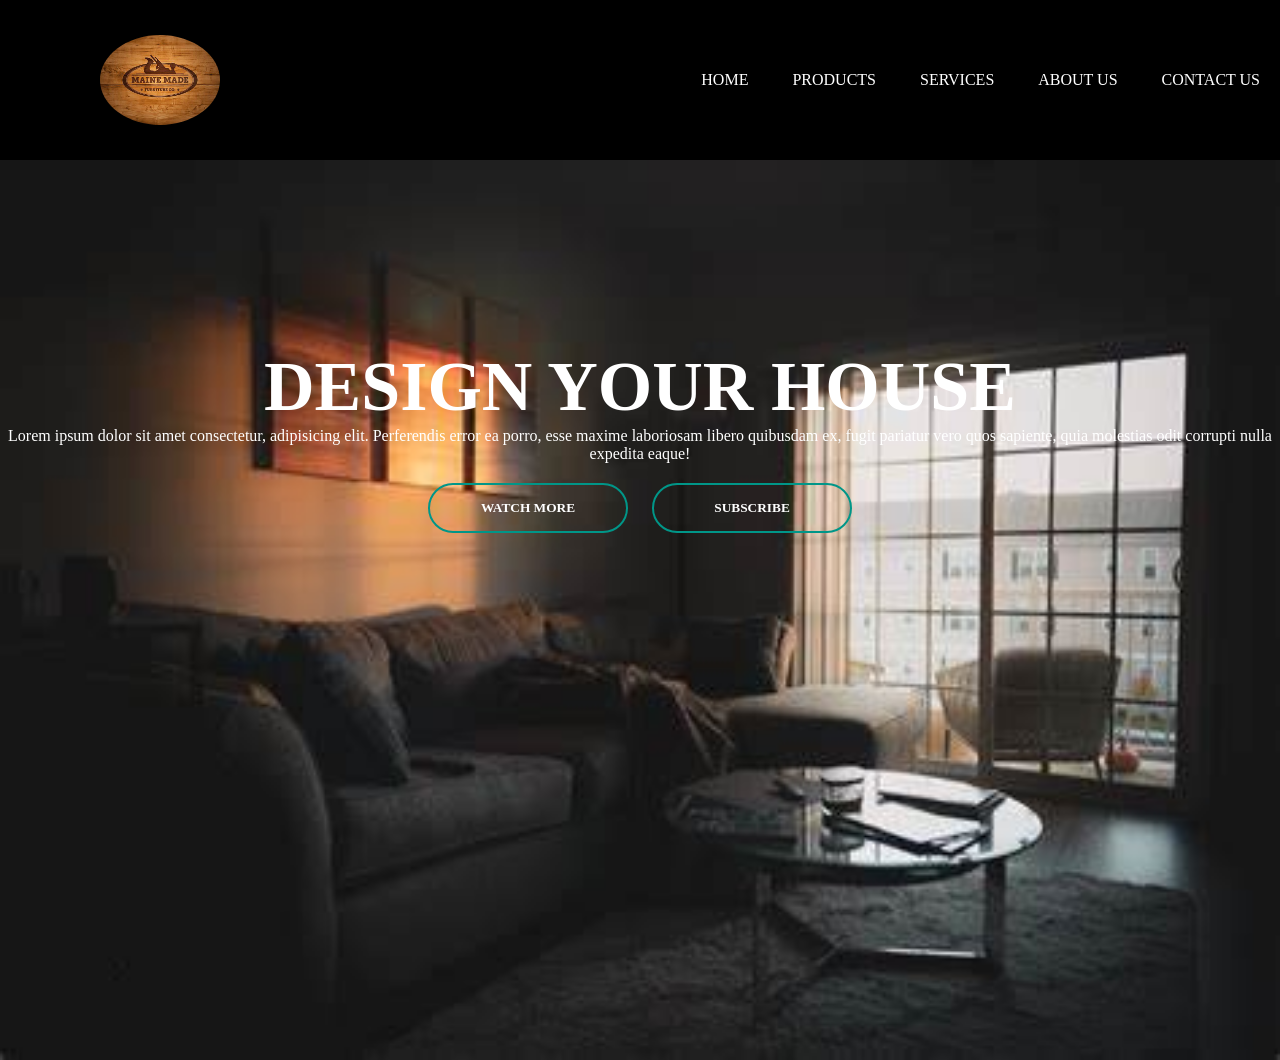
<file: index.html>
<!DOCTYPE html>
<html lang="en">
    <head>
        <meta charset="UTF-8">
        <meta name="viewport"content="width=device-width,initial-scale=1.0">
        <title>My Second Website</title>
        <link rel="stylesheet" href="style.css">
    </head>
    <body>
        <div class="banner">
            <div class="navbar">
                <img src="logo1.jpeg" alt=""
                class="logo">

                <ul>
  <li><a href="index.html">Home</a></li>
  <li><a href="products.html">Products</a></li>
  <li><a href="services.html">Services</a></li>
  <li><a href="about.html">About Us</a></li>
  <li><a href="contact.html">Contact Us</a></li>
</ul>

            </div>

            <div class="container">
                <div class="img-container">
                    <img src="7.jpeg" alt="">
                    <img src="5.jpeg" alt="">
                    <img src="1.jpg" alt="">
                </div>
            </div>
            <div class="content">
                <h1>DESIGN YOUR HOUSE</h1>
                <P>Lorem ipsum dolor sit amet consectetur, adipisicing elit. Perferendis error ea porro, esse maxime laboriosam libero quibusdam ex, fugit pariatur vero quos sapiente, quia molestias odit corrupti nulla expedita eaque!</P>
                <div>
                    <button><span></span>WATCH MORE</button>
                    <button><span></span>SUBSCRIBE</button>
                </div>
            </div>
        </div>

        <script src="script.js"></script>
    </body>
</html>
</file>
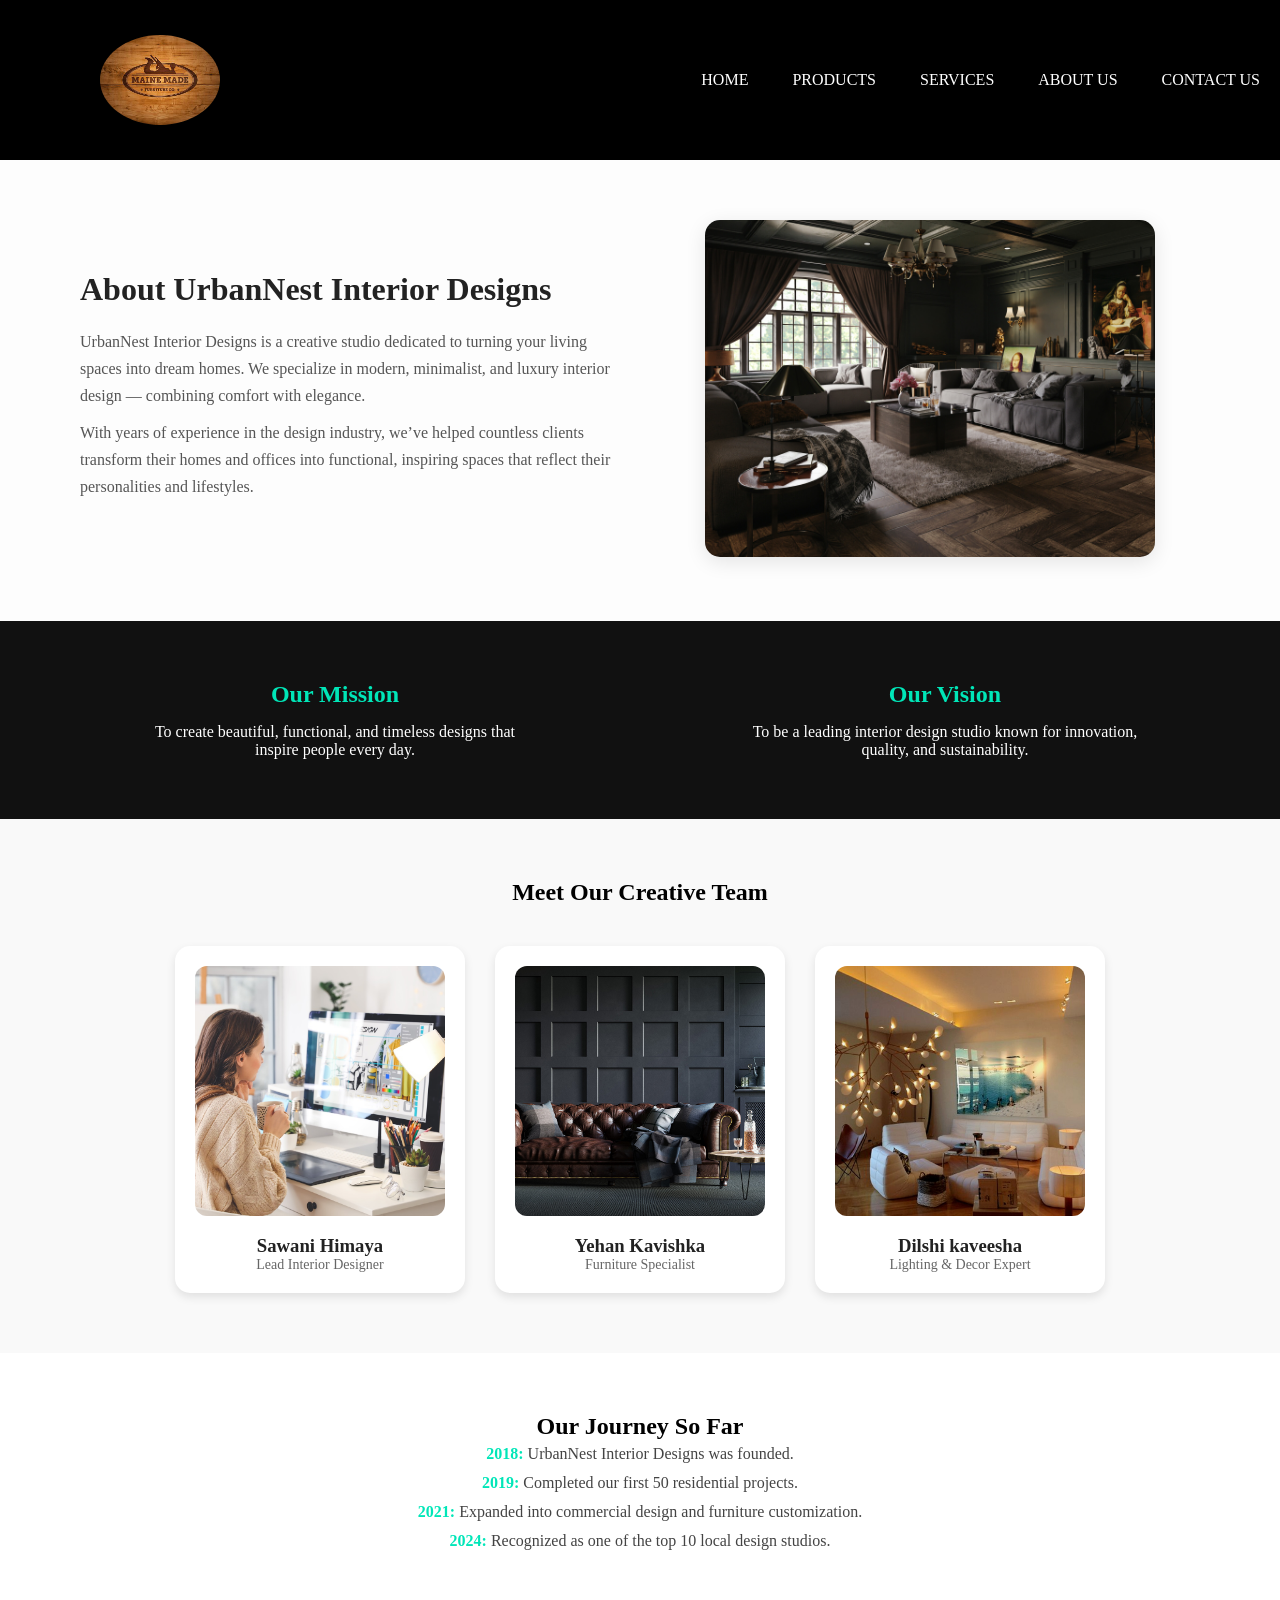
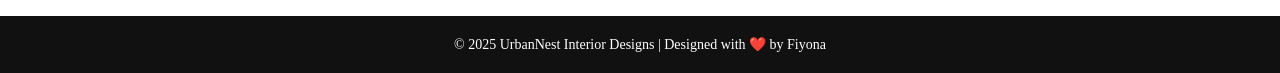
<file: about.html>
<!DOCTYPE html>
<html lang="en">
<head>
  <meta charset="UTF-8">
  <meta name="viewport" content="width=device-width, initial-scale=1.0">
  <title>About Us - UrbanNest Interior Designs</title>
  <link rel="stylesheet" href="style.css">
</head>
<body>

  <!-- Navbar -->
  <header>
    <div class="navbar">
      <img src="logo1.jpeg" alt="UrbanNest Logo" class="logo">
      <ul>
        <li><a href="index.html">Home</a></li>
        <li><a href="products.html">Products</a></li>
        <li><a href="services.html">Services</a></li>
        <li><a href="about.html" class="active">About Us</a></li>
        <li><a href="contact.html">Contact Us</a></li>
      </ul>
    </div>
  </header>

  <!-- About Section -->
  <section class="about-intro">
    <div class="about-text">
      <h1>About UrbanNest Interior Designs</h1>
      <p>
        UrbanNest Interior Designs is a creative studio dedicated to turning your living spaces into dream homes.
        We specialize in modern, minimalist, and luxury interior design — combining comfort with elegance.
      </p>
      <p>
        With years of experience in the design industry, we’ve helped countless clients transform their homes and offices
        into functional, inspiring spaces that reflect their personalities and lifestyles.
      </p>
    </div>
    <div class="about-image">
      <img src="1.jpg" alt="Interior Design Studio">
    </div>
  </section>

  <!-- Mission and Vision -->
  <section class="mission-vision">
    <div class="mission">
      <h2>Our Mission</h2>
      <p>To create beautiful, functional, and timeless designs that inspire people every day.</p>
    </div>
    <div class="vision">
      <h2>Our Vision</h2>
      <p>To be a leading interior design studio known for innovation, quality, and sustainability.</p>
    </div>
  </section>

  <!-- Team Section -->
  <section class="team-section">
    <h2>Meet Our Creative Team</h2>
    <div class="team-container">
      <div class="team-member">
        <img src="img 11.jpeg" alt="Designer 1">
        <h3>Sawani Himaya</h3>
        <p>Lead Interior Designer</p>
      </div>
      <div class="team-member">
        <img src="5.jpeg" alt="Designer 2">
        <h3>Yehan Kavishka</h3>
        <p>Furniture Specialist</p>
      </div>
      <div class="team-member">
        <img src="img 12.jpg" alt="Designer 3">
        <h3>Dilshi kaveesha</h3>
        <p>Lighting & Decor Expert</p>
      </div>
    </div>
  </section>

  <!-- Experience Section -->
  <section class="experience">
    <h2>Our Journey So Far</h2>
    <ul>
      <li><strong>2018:</strong> UrbanNest Interior Designs was founded.</li>
      <li><strong>2019:</strong> Completed our first 50 residential projects.</li>
      <li><strong>2021:</strong> Expanded into commercial design and furniture customization.</li>
      <li><strong>2024:</strong> Recognized as one of the top 10 local design studios.</li>
    </ul>
  </section>

  <!-- Footer -->
  <footer>
    <p>© 2025 UrbanNest Interior Designs | Designed with ❤️ by Fiyona</p>
  </footer>

</body>
</html>
</file>
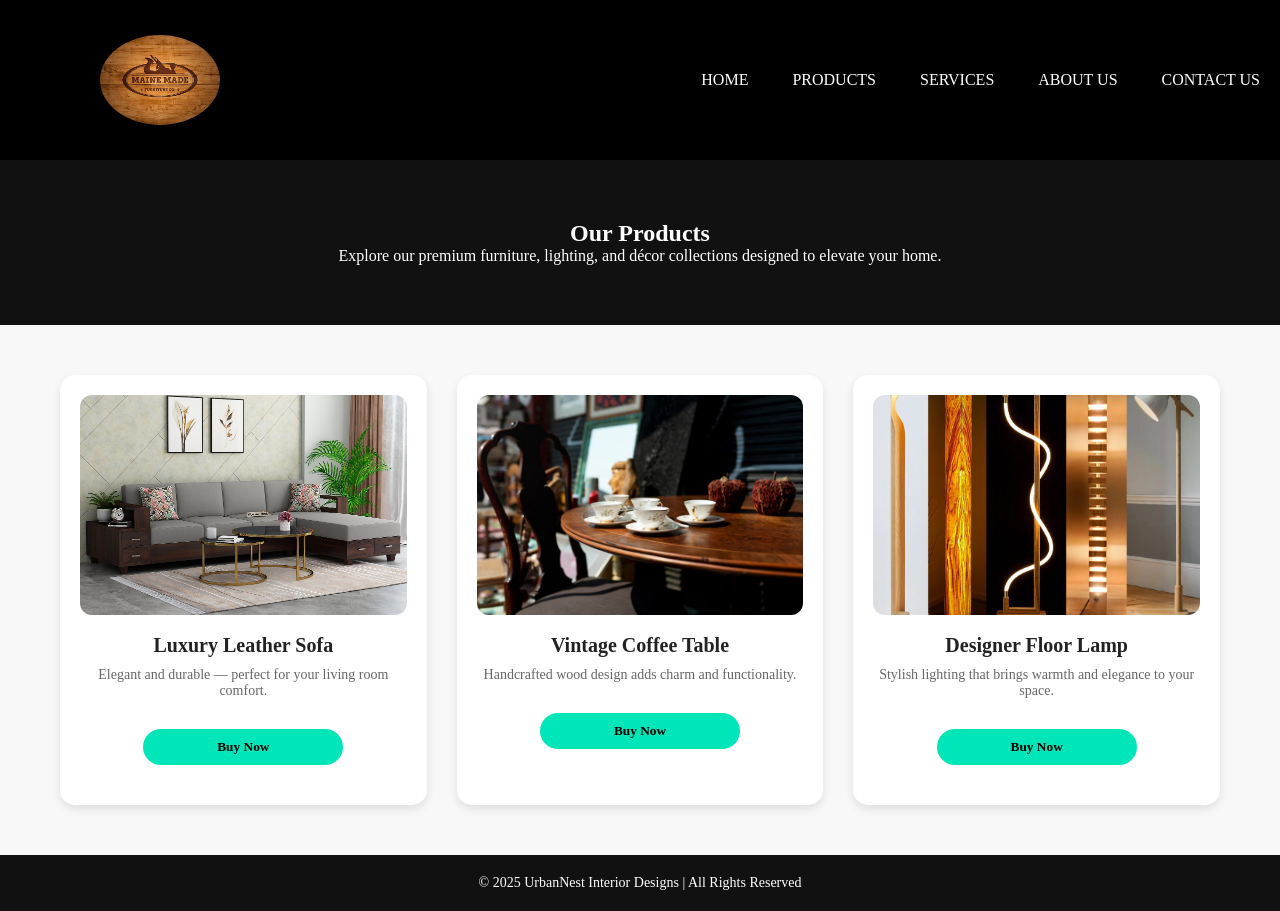
<file: products.html>
<!DOCTYPE html>
<html lang="en">
<head>
  <meta charset="UTF-8">
  <meta name="viewport" content="width=device-width, initial-scale=1.0">
  <title>Products - UrbanNest Interior Designs</title>
  <link rel="stylesheet" href="style.css">
</head>
<body>

  <!-- Header / Navigation -->
  <header>
    <div class="navbar">
      <img src="logo1.jpeg" alt="UrbanNest Logo" class="logo">
      <ul>
        <li><a href="index.html">Home</a></li>
        <li><a href="products.html" class="active">Products</a></li>
        <li><a href="services.html">Services</a></li>
        <li><a href="about.html">About Us</a></li>
        <li><a href="contact.html">Contact Us</a></li>
      </ul>
    </div>
  </header>

  <!-- Page Title -->
  <section class="page-header">
    <h1>Our Products</h1>
    <p>Explore our premium furniture, lighting, and décor collections designed to elevate your home.</p>
  </section>

  <!-- Product Section -->
  <section class="products-section">
    <div class="product-card">
      <img src="imagesproduct1.jpg" alt="Modern Sofa">
      <h3>Luxury Leather Sofa</h3>
      <p>Elegant and durable — perfect for your living room comfort.</p>
      <span class="price">$850</span>
      <button>Buy Now</button>
    </div>

    <div class="product-card">
      <img src="img 9.jpg" alt="Wooden Table">
      <h3>Vintage Coffee Table</h3>
      <p>Handcrafted wood design adds charm and functionality.</p>
      <span class="price">$320</span>
      <button>Buy Now</button>
    </div>

    <div class="product-card">
      <img src="img 10.jpg" alt="Designer Lamp">
      <h3>Designer Floor Lamp</h3>
      <p>Stylish lighting that brings warmth and elegance to your space.</p>
      <span class="price">$180</span>
      <button>Buy Now</button>
    </div>
  </section>

  <!-- Footer -->
  <footer>
    <p>© 2025 UrbanNest Interior Designs | All Rights Reserved</p>
  </footer>

</body>
</html>
</file>
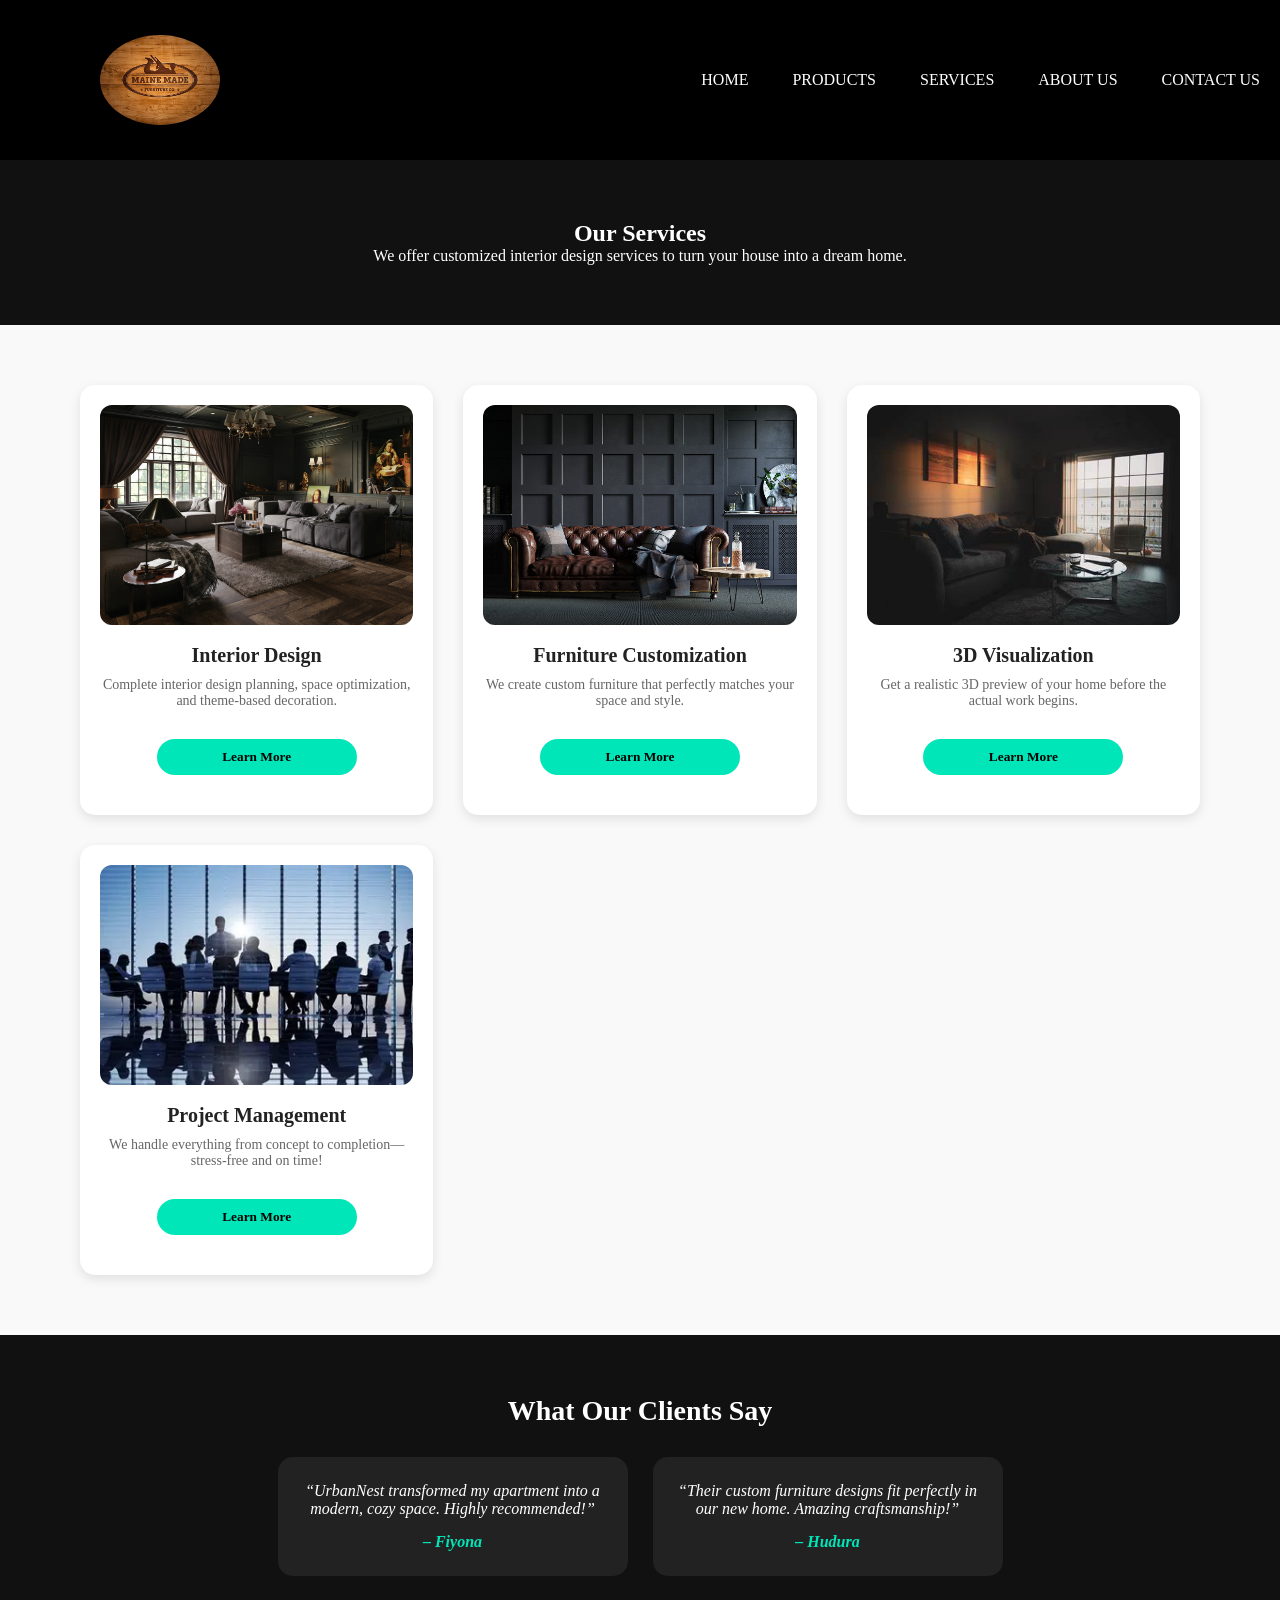
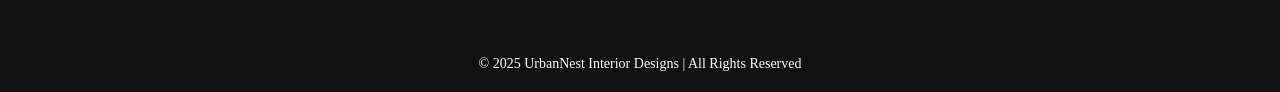
<file: services.html>
<!DOCTYPE html>
<html lang="en">
<head>
  <meta charset="UTF-8">
  <meta name="viewport" content="width=device-width, initial-scale=1.0">
  <title>Services - UrbanNest Interior Designs</title>
  <link rel="stylesheet" href="style.css">
</head>
<body>

  <!-- Header / Navigation -->
  <header>
    <div class="navbar">
      <img src="logo1.jpeg" alt="UrbanNest Logo" class="logo">
      <ul>
        <li><a href="index.html">Home</a></li>
        <li><a href="products.html">Products</a></li>
        <li><a href="services.html" class="active">Services</a></li>
        <li><a href="about.html">About Us</a></li>
        <li><a href="contact.html">Contact Us</a></li>
      </ul>
    </div>
  </header>

  <!-- Page Title -->
  <section class="page-header">
    <h1>Our Services</h1>
    <p>We offer customized interior design services to turn your house into a dream home.</p>
  </section>

  <!-- Services Section -->
  <section class="services-section">
    <div class="service-card">
      <img src="1.jpg" alt="Interior Design">
      <h3>Interior Design</h3>
      <p>Complete interior design planning, space optimization, and theme-based decoration.</p>
      <button>Learn More</button>
    </div>

    <div class="service-card">
      <img src="5.jpeg" alt="Furniture Customization">
      <h3>Furniture Customization</h3>
      <p>We create custom furniture that perfectly matches your space and style.</p>
      <button>Learn More</button>
    </div>

    <div class="service-card">
      <img src="7.jpeg" alt="3D Visualization">
      <h3>3D Visualization</h3>
      <p>Get a realistic 3D preview of your home before the actual work begins.</p>
      <button>Learn More</button>
    </div>

    <div class="service-card">
      <img src="imageteam1.jpg" alt="Project Management">
      <h3>Project Management</h3>
      <p>We handle everything from concept to completion—stress-free and on time!</p>
      <button>Learn More</button>
    </div>
  </section>

  <!-- Testimonials -->
  <section class="testimonials">
    <h2>What Our Clients Say</h2>
    <div class="testimonial-container">
      <div class="testimonial">
        <p>“UrbanNest transformed my apartment into a modern, cozy space. Highly recommended!”</p>
        <h4>– Fiyona</h4>
      </div>
      <div class="testimonial">
        <p>“Their custom furniture designs fit perfectly in our new home. Amazing craftsmanship!”</p>
        <h4>– Hudura</h4>
      </div>
    </div>
  </section>

  <!-- Footer -->
  <footer>
    <p>© 2025 UrbanNest Interior Designs | All Rights Reserved</p>
  </footer>

</body>
</html>
</file>
<file: style.css>
*{
    margin:0;
    padding:0;
    font-family: cursive;
}
.banner{
    
    width:100%;
    height:100vh;
}
.navbar{
    background-color: black;
    width:100%;
    margin:auto;
    padding:35px 0;
    display:flex;
    align-items:center ;
    justify-content: space-between;

}
.logo{
    width: 120px;
    border-radius:50%;
    position:relative;
    left: 100px;
    cursor:pointer
}
.navbar ul li{
    display:inline-block;
    list-style: none;
    margin:0 20px;
    position:relative;
}
.navbar ul li a{
    text-decoration: none;
    color: #fff;
    text-transform: uppercase;
}
.navbar ul li::after{
    content: '';
    width: 0%;
    height: 3px;
    background: blue;
    position: absolute;
    left:0;
    bottom: -10px;
    transition: 0.5s;
}
.navbar ul li:hover::after{
    width:100%;

}
.content{
    width:100%;
    position:absolute;
    top:50%;
    transform: translateY(-50%);
    text-align: center;
    color:#fff;
}
.content h1{
    font-size:70px;
    margin_top:80px;

}

.container{
    width:100%;
    height:100vh;
    overflow: hidden;
}
.img-container{
    width:100%;
    display:flex;
animation-name: slide;
animation-duration: 12s;
animation-iteration-count: infinite;
}

.img-container img{
    width:100%;
    height: 100vh;
    background-size: cover;
    background-repeat: no-repeat;
}
button{
    width:200px;
    padding:15px 0;
    margin:20px 10px;
    border-radius: 25px;
    font-weight: bold;
    border:2px solid #009688;
    background:transparent;
    text-align: center;
    color: #fff;
    cursor:pointer;
    position:relative
}
span{
    background: #009688;
    height:100%;
    width:0;
    position:absolute;
    left:0;
    bottom:0;
    border-radius: 25px;
    z-index: -1;
    transition:0.5s;

}
button:hover span{
    width:100%;

}
button:hover{
    border:none;
}
@keyframes logorotation{
    from{
transform:rotate(0);
    }
    to{
        transform:rotate(360deg);
    }

    
}
.navbar img{
    animation-name:logorotation ;
    animation-duration: 3s;
    animation-iteration-count: infinite;
    animation-delay: 2s;
}
@keyframes slide{
    0%{
        transform:translateX(0);
    }
    25%{
        transform: translateX(-25%);
    }
    50%{
transform: translateX(-50%);
    }
    75%{
        transform: translate(-75%);
    }
    100%{
        transform: translateX(0);
    }
}
/* PRODUCTS PAGE */
.page-header {
  text-align: center;
  padding: 80px 20px 30px;
  background-color: #111;
  color: white;
}

.products-section {
  display: grid;
  grid-template-columns: repeat(auto-fit, minmax(280px, 1fr));
  gap: 30px;
  padding: 50px 60px;
  background-color: #f8f8f8;
}

.product-card {
  background: white;
  border-radius: 15px;
  box-shadow: 0 4px 10px rgba(0, 0, 0, 0.1);
  padding: 20px;
  text-align: center;
  transition: transform 0.3s ease, box-shadow 0.3s ease;
}

.product-card:hover {
  transform: translateY(-5px);
  box-shadow: 0 6px 20px rgba(0, 0, 0, 0.2);
}

.product-card img {
  width: 100%;
  height: 220px;
  object-fit: cover;
  border-radius: 12px;
}

.product-card h3 {
  margin-top: 15px;
  font-size: 20px;
  color: #222;
}

.product-card p {
  font-size: 14px;
  color: #666;
  margin: 10px 0;
}

.price {
  display: block;
  font-size: 18px;
  color: #00e6b8;
  margin-bottom: 10px;
}

.product-card button {
  background-color: #00e6b8;
  color: #000;
  border: none;
  padding: 10px 20px;
  border-radius: 25px;
  cursor: pointer;
  font-weight: bold;
  transition: 0.3s;
}

.product-card button:hover {
  background-color: #000;
  color: #00e6b8;
}

/* FOOTER */
footer {
  background-color: #000;
  color: white;
  text-align: center;
  padding: 20px;
  font-size: 14px;
}
/* SERVICES PAGE */
.services-section {
  display: grid;
  grid-template-columns: repeat(auto-fit, minmax(260px, 1fr));
  gap: 30px;
  padding: 60px 80px;
  background-color: #f9f9f9;
}

.service-card {
  background: white;
  border-radius: 15px;
  box-shadow: 0 4px 12px rgba(0,0,0,0.1);
  padding: 20px;
  text-align: center;
  transition: 0.3s;
}

.service-card:hover {
  transform: translateY(-6px);
  box-shadow: 0 6px 20px rgba(0,0,0,0.2);
}

.service-card img {
  width: 100%;
  height: 220px;
  object-fit: cover;
  border-radius: 12px;
}

.service-card h3 {
  margin-top: 15px;
  color: #222;
  font-size: 20px;
}

.service-card p {
  color: #666;
  font-size: 14px;
  margin: 10px 0;
}

.service-card button {
  background-color: #00e6b8;
  color: #000;
  border: none;
  padding: 10px 20px;
  border-radius: 25px;
  cursor: pointer;
  font-weight: bold;
  transition: 0.3s;
}

.service-card button:hover {
  background-color: #000;
  color: #00e6b8;
}

/* TESTIMONIALS */
.testimonials {
  background-color: #111;
  color: white;
  text-align: center;
  padding: 60px 30px;
}

.testimonials h2 {
  font-size: 28px;
  margin-bottom: 30px;
}

.testimonial-container {
  display: flex;
  flex-wrap: wrap;
  justify-content: center;
  gap: 25px;
}

.testimonial {
  background: #222;
  padding: 25px;
  border-radius: 15px;
  width: 300px;
  font-style: italic;
}

.testimonial h4 {
  margin-top: 15px;
  color: #00e6b8;
}
/* ABOUT PAGE */
.about-intro {
  display: flex;
  flex-wrap: wrap;
  align-items: center;
  padding: 60px 80px;
  background-color: #fdfdfd;
}

.about-text {
  flex: 1;
  padding-right: 40px;
}

.about-text h1 {
  font-size: 32px;
  color: #222;
  margin-bottom: 20px;
}

.about-text p {
  color: #555;
  line-height: 1.7;
  margin-bottom: 10px;
}

.about-image {
  flex: 1;
  text-align: center;
}

.about-image img {
  width: 100%;
  max-width: 450px;
  border-radius: 15px;
  box-shadow: 0 5px 20px rgba(0,0,0,0.1);
}

/* Mission & Vision */
.mission-vision {
  display: flex;
  justify-content: space-around;
  background: #111;
  color: white;
  padding: 60px 30px;
  flex-wrap: wrap;
}

.mission, .vision {
  max-width: 400px;
  text-align: center;
}

.mission h2, .vision h2 {
  color: #00e6b8;
  margin-bottom: 15px;
}

/* Team Section */
.team-section {
  padding: 60px 80px;
  text-align: center;
  background: #f9f9f9;
}

.team-section h2 {
  margin-bottom: 40px;
}

.team-container {
  display: flex;
  justify-content: center;
  flex-wrap: wrap;
  gap: 30px;
}

.team-member {
  background: white;
  border-radius: 15px;
  width: 250px;
  box-shadow: 0 4px 10px rgba(0,0,0,0.1);
  padding: 20px;
  transition: transform 0.3s ease;
}

.team-member:hover {
  transform: translateY(-8px);
}

.team-member img {
  width: 100%;
  height: 250px;
  object-fit: cover;
  border-radius: 12px;
}

.team-member h3 {
  margin-top: 15px;
  color: #222;
}

.team-member p {
  color: #666;
  font-size: 14px;
}

/* Experience Section */
.experience {
  background-color: #fff;
  padding: 60px 80px;
  text-align: center;
}

.experience ul {
  list-style: none;
  padding: 0;
  line-height: 1.8;
  font-size: 16px;
  color: #444;
}

.experience li strong {
  color: #00e6b8;
}

/* Footer */
footer {
  background-color: #111;
  color: white;
  text-align: center;
  padding: 20px;
  font-size: 14px;
}
/* CONTACT PAGE */
.page-header {
  text-align: center;
  padding: 60px 30px;
  background-color: #111;
  color: white;
}

.contact-info {
  display: grid;
  grid-template-columns: repeat(auto-fit, minmax(220px, 1fr));
  gap: 25px;
  padding: 60px 80px;
  background-color: #f9f9f9;
}

.info-card {
  background: white;
  border-radius: 15px;
  padding: 25px;
  text-align: center;
  box-shadow: 0 4px 10px rgba(0,0,0,0.1);
}

.info-card h3 {
  color: #00e6b8;
  margin-bottom: 10px;
}

.contact-form {
  text-align: center;
  padding: 60px 30px;
  background-color: #fff;
}

.contact-form h2 {
  margin-bottom: 20px;
}

.contact-form form {
  max-width: 600px;
  margin: auto;
  display: flex;
  flex-direction: column;
  gap: 15px;
}

.contact-form input,
.contact-form textarea {
  padding: 12px;
  border-radius: 8px;
  border: 1px solid #ccc;
  outline: none;
  font-size: 15px;
}

.contact-form button {
  background-color: #00e6b8;
  border: none;
  color: black;
  font-weight: bold;
  padding: 12px;
  border-radius: 25px;
  cursor: pointer;
  transition: 0.3s;
}

.contact-form button:hover {
  background-color: #000;
  color: #00e6b8;
}

/* Map Section */
.map-section {
  text-align: center;
  padding: 60px 30px;
  background-color: #f9f9f9;
}

.map-section h2 {
  margin-bottom: 20px;
}

/* Social Media */
.social-media {
  text-align: center;
  padding: 50px 20px;
  background-color: #111;
  color: white;
}

.social-media h2 {
  margin-bottom: 20px;
}

.social-icons {
  display: flex;
  justify-content: center;
  gap: 25px;
}

.social-icons img {
  width: 40px;
  height: 40px;
  transition: transform 0.3s;
}

.social-icons img:hover {
  transform: scale(1.2);
}
</file>
